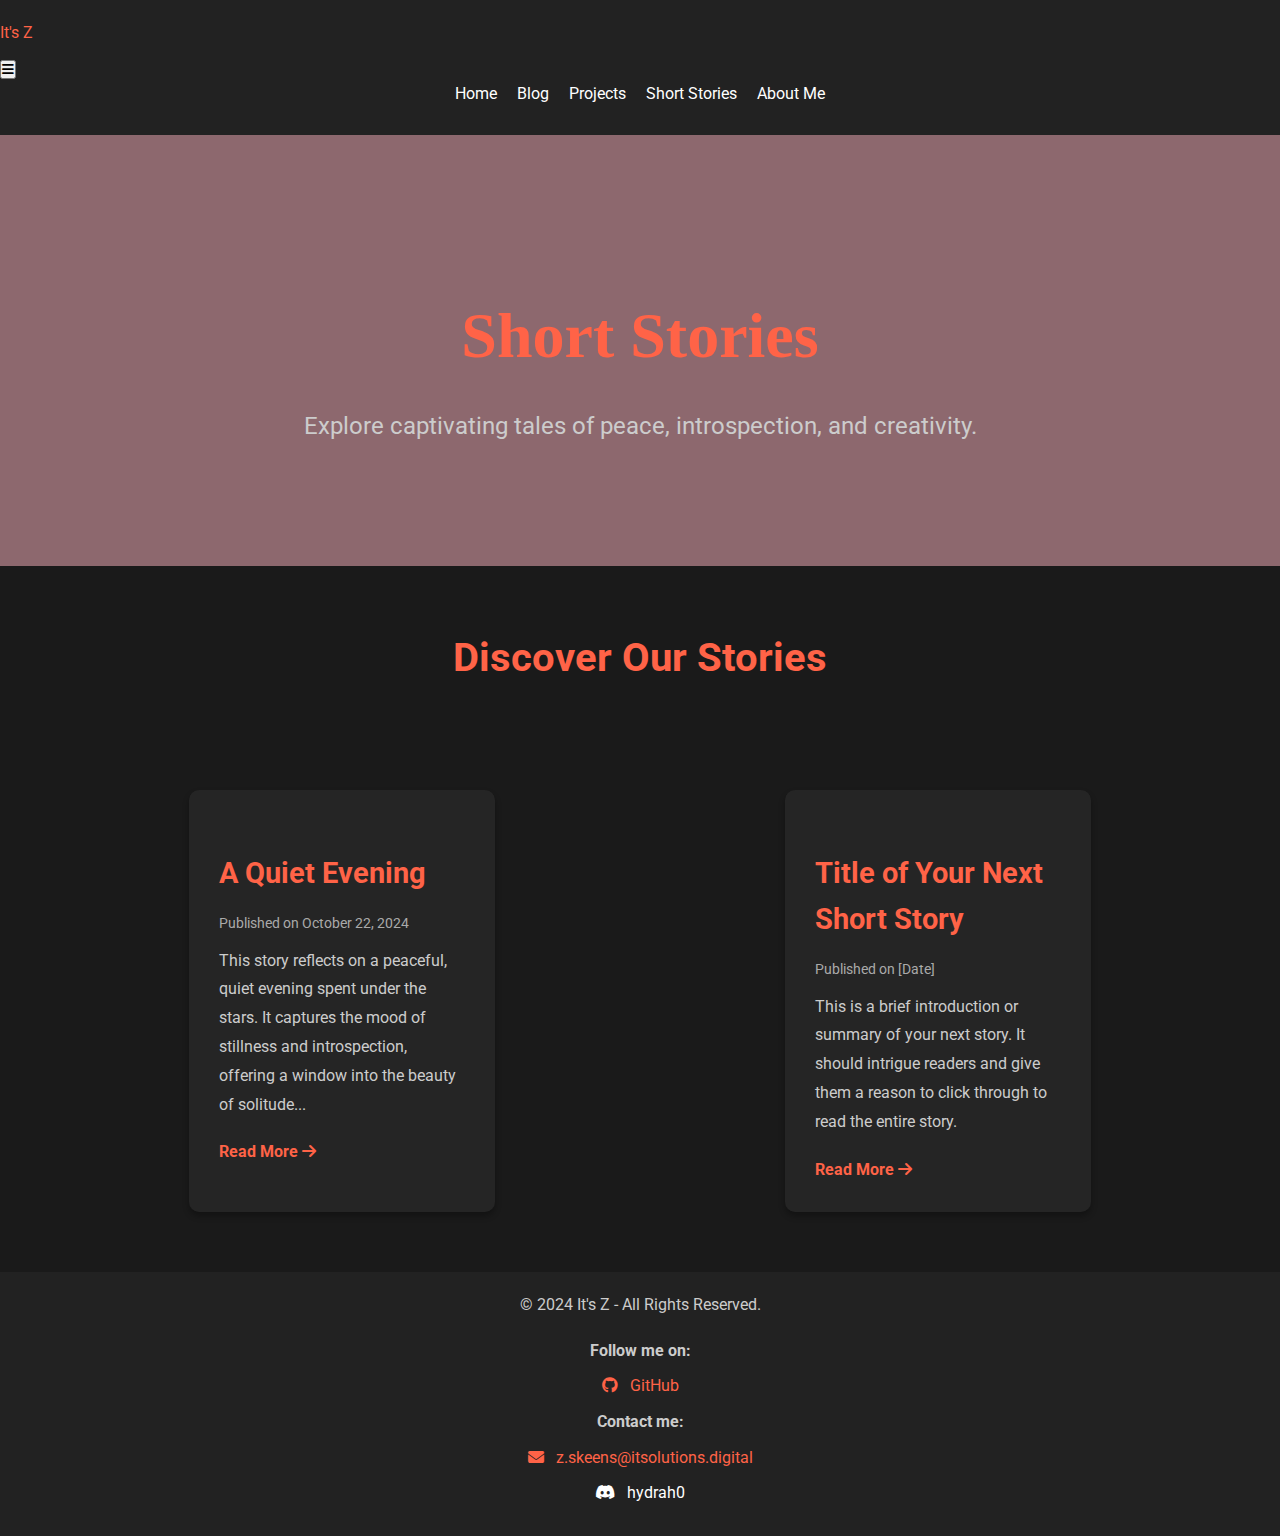
<file: short-stories/index.html>
<!DOCTYPE html>
<html lang="en">

<head>
    <!-- Basic Meta Tags -->
    <meta charset="UTF-8">
    <meta http-equiv="X-UA-Compatible" content="IE=edge"> <!-- Compatibility with IE -->
    <meta name="viewport" content="width=device-width, initial-scale=1.0">
    <title>Short Stories - It's Z</title>

    <!-- Main CSS file -->
    <link rel="stylesheet" href="/assets/style.css">

    <!-- Font Awesome for icons -->
    <link rel="stylesheet"
          href="https://cdnjs.cloudflare.com/ajax/libs/font-awesome/6.4.0/css/all.min.css"
          integrity="sha384-..." crossorigin="anonymous"> <!-- Update 'sha384-...' with the actual integrity hash -->

    <!-- Google Fonts -->
    <link href="https://fonts.googleapis.com/css2?family=Roboto:wght@400;700&display=swap" rel="stylesheet">

    <!-- Meta tags for SEO -->
    <meta name="description" content="Explore short stories written by It's Z. Dive into tales of peace, introspection, and creativity that will captivate your mind.">

    <!-- Open Graph meta tags -->
    <meta property="og:title" content="Short Stories - It's Z">
    <meta property="og:description" content="Explore short stories written by It's Z. Dive into tales of peace, introspection, and creativity that will captivate your mind.">
    <meta property="og:type" content="website">
</head>

<body>
    <!-- Header -->
    <div id="header-hero-placeholder">
        <noscript>
            <header>
                <h1>Short Stories - It's Z</h1>
                <nav>
                    <ul>
                        <li><a href="/">Home</a></li>
                        <li><a href="/blog/index.html">Blog</a></li>
                        <li><a href="/projects/index.html">Projects</a></li>
                        <li><a href="/short-stories/index.html">Short Stories</a></li>
                        <li><a href="/about/index.html">About Me</a></li>
                    </ul>
                </nav>
            </header>
        </noscript>
    </div>

    <!-- Script to load header dynamically -->
    <script>
        document.addEventListener('DOMContentLoaded', () => {
            // Function to load external HTML content
            function loadHTML(elementId, url) {
                fetch(url)
                    .then(response => {
                        if (!response.ok) {
                            throw new Error(`Failed to load ${url}`);
                        }
                        return response.text();
                    })
                    .then(data => {
                        document.getElementById(elementId).innerHTML = data;
                    })
                    .catch(error => {
                        console.error(`Error loading ${url}:`, error);
                    });
            }

            // Load header
            loadHTML('header-hero-placeholder', '/assets/header-hero.html');
        });
    </script>

    <!-- Main content -->
    <main>
        <!-- Hero Section -->
        <section class="hero">
            <div class="container">
                <h1>Short Stories</h1>
                <p>Explore captivating tales of peace, introspection, and creativity.</p>
            </div>
        </section>

        <!-- Short Stories Section -->
        <section class="container">
            <h2 class="section-title">Discover Our Stories</h2>
            <div class="content-section">
                <!-- Story Item 1 -->
                <article class="content-item">
                    <h3>A Quiet Evening</h3>
                    <p class="date">Published on October 22, 2024</p>
                    <p>This story reflects on a peaceful, quiet evening spent under the stars. It captures the mood of stillness and introspection, offering a window into the beauty of solitude...</p>
                    <a href="/short-stories/quiet-evening.html">Read More <i class="fas fa-arrow-right"></i></a>
                </article>

                <!-- Story Item 2 -->
                <article class="content-item">
                    <h3>Title of Your Next Short Story</h3>
                    <p class="date">Published on [Date]</p>
                    <p>This is a brief introduction or summary of your next story. It should intrigue readers and give them a reason to click through to read the entire story.</p>
                    <a href="/short-stories/your-next-story.html">Read More <i class="fas fa-arrow-right"></i></a>
                </article>
            </div>
        </section>
    </main>

    <!-- Footer Placeholder -->
    <div id="footer-placeholder"></div>

    <!-- Scripts -->
    <script>
        document.addEventListener('DOMContentLoaded', () => {
            // Function to load external HTML content
            function loadHTML(elementId, url) {
                fetch(url)
                    .then(response => {
                        if (!response.ok) {
                            throw new Error(`Failed to load ${url}`);
                        }
                        return response.text();
                    })
                    .then(data => {
                        document.getElementById(elementId).innerHTML = data;
                    })
                    .catch(error => {
                        console.error(`Error loading ${url}:`, error);
                    });
            }

            // Load footer
            loadHTML('footer-placeholder', '/assets/contact.html');
        });
    </script>
</body>

</html>
</file>
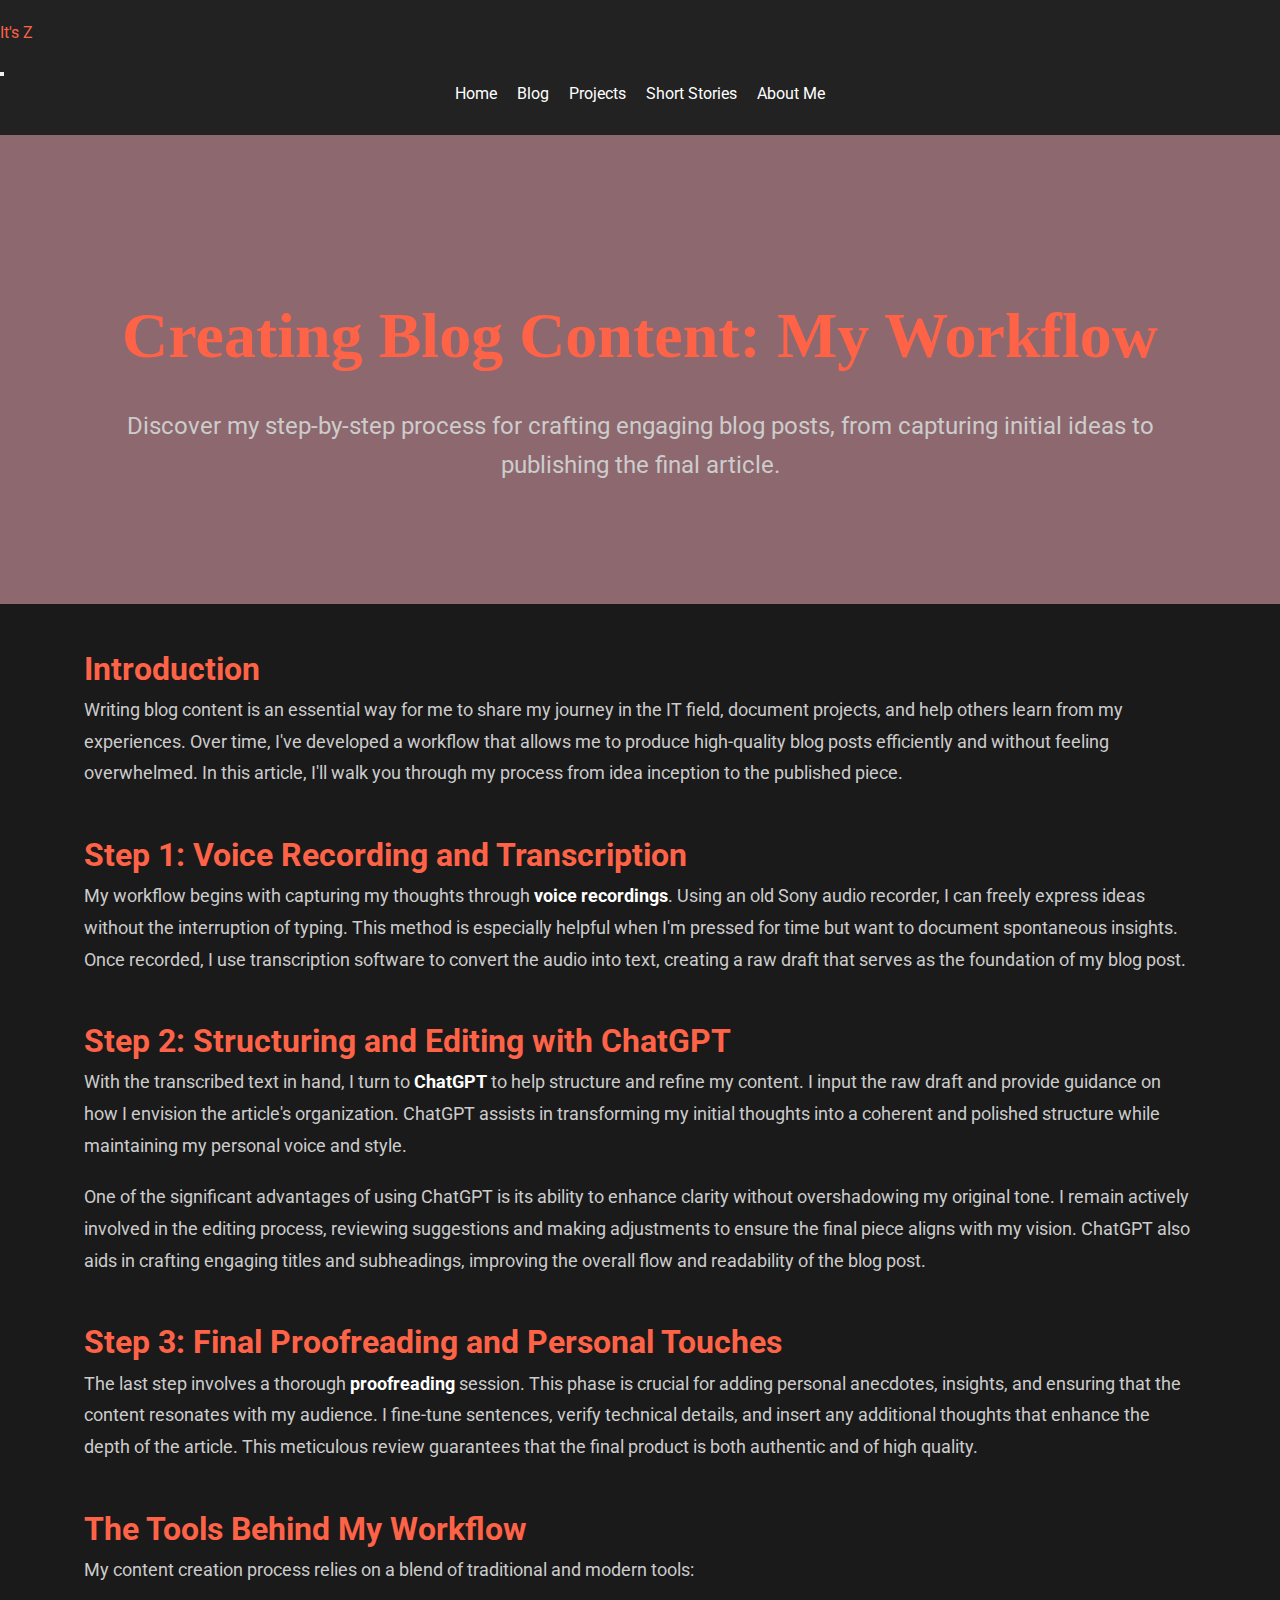
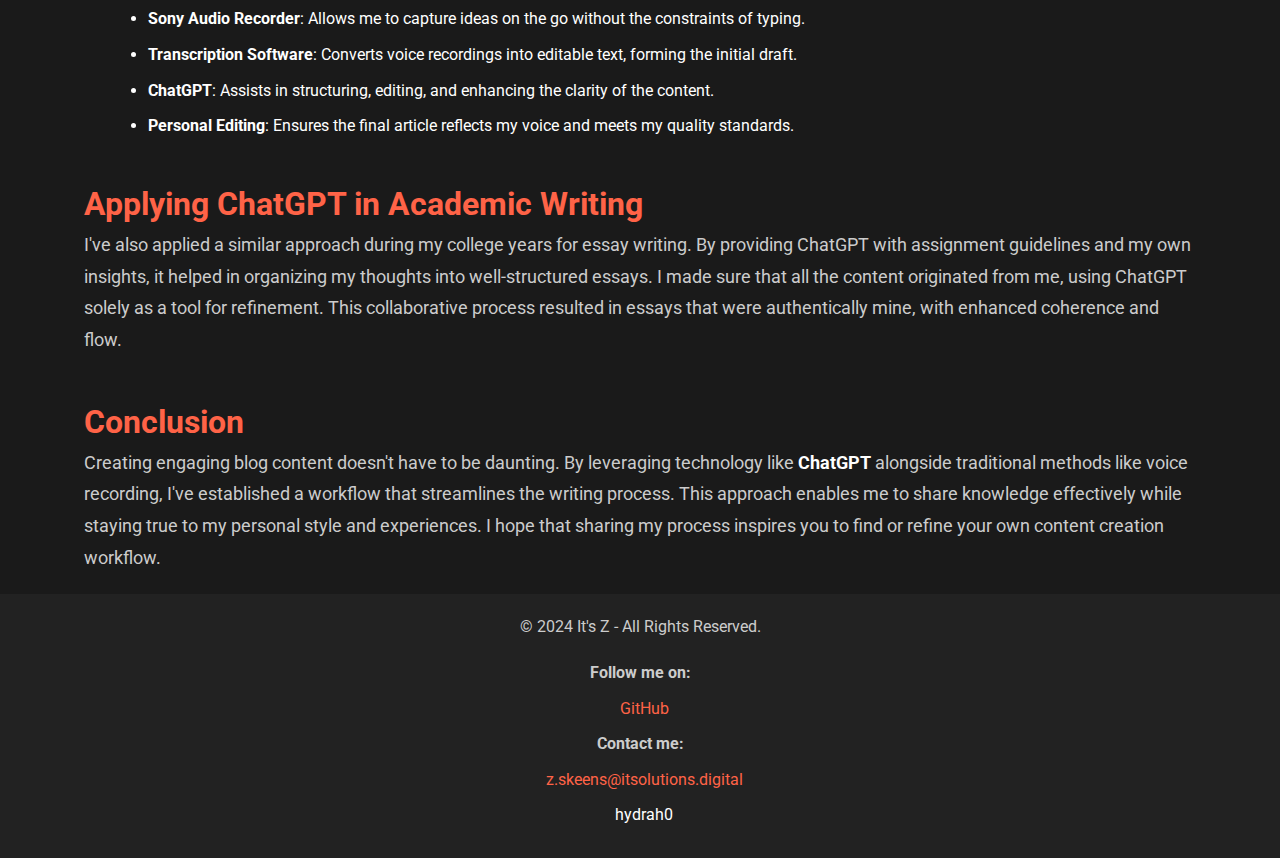
<file: blog/Blog-content.html>
<!DOCTYPE html>
<html lang="en">

<head>
    <!-- Basic Meta Tags -->
    <meta charset="UTF-8">
    <meta http-equiv="X-UA-Compatible" content="IE=edge">
    <meta name="viewport" content="width=device-width, initial-scale=1.0">
    <title>Creating Blog Content: My Workflow - It's Z</title>

    <!-- SEO Meta Tags -->
    <meta name="description" content="Discover my step-by-step workflow for creating engaging blog content, from initial ideas to the final published article.">

    <!-- Open Graph Meta Tags -->
    <meta property="og:title" content="Creating Blog Content: My Workflow - It's Z">
    <meta property="og:description" content="Discover my step-by-step workflow for creating engaging blog content, from initial ideas to the final published article.">
    <meta property="og:type" content="article">

    <!-- Main CSS File -->
    <link rel="stylesheet" href="/assets/style.css">

    <!-- Font Awesome for Icons -->
    <link rel="stylesheet"
          href="https://cdnjs.cloudflare.com/ajax/libs/font-awesome/6.4.0/css/all.min.css"
          integrity="sha512-pw8Q+ua0KtM9V+QvNHZ1Fh0v5BZNwH+cuwxG6XZXpH1Nn5q5KNt5Kg+l6H8ZX1t+OdcQmcd9zxQjJ1B/PGMk+A=="
          crossorigin="anonymous" referrerpolicy="no-referrer" />

    <!-- Google Fonts -->
    <link href="https://fonts.googleapis.com/css2?family=Roboto:wght@400;700&display=swap" rel="stylesheet">
</head>

<body>
    <!-- Header Placeholder -->
    <div id="header-hero-placeholder">
        <noscript>
            <header>
                <h1>Creating Blog Content: My Workflow</h1>
                <nav>
                    <ul>
                        <li><a href="/">Home</a></li>
                        <li><a href="/blog/index.html">Blog</a></li>
                        <li><a href="/projects/index.html">Projects</a></li>
                        <li><a href="/short-stories/index.html">Short Stories</a></li>
                        <li><a href="/about/index.html">About Me</a></li>
                    </ul>
                </nav>
            </header>
        </noscript>
    </div>

    <!-- Main Content -->
    <main>
        <!-- Hero Section -->
        <section class="hero">
            <div class="container">
                <h1>Creating Blog Content: My Workflow</h1>
                <p>Discover my step-by-step process for crafting engaging blog posts, from capturing initial ideas to publishing the final article.</p>
            </div>
        </section>

        <!-- Article Section -->
        <article class="container">
            <h2>Introduction</h2>
            <p>Writing blog content is an essential way for me to share my journey in the IT field, document projects, and help others learn from my experiences. Over time, I've developed a workflow that allows me to produce high-quality blog posts efficiently and without feeling overwhelmed. In this article, I'll walk you through my process from idea inception to the published piece.</p>

            <h2>Step 1: Voice Recording and Transcription</h2>
            <p>My workflow begins with capturing my thoughts through <strong>voice recordings</strong>. Using an old Sony audio recorder, I can freely express ideas without the interruption of typing. This method is especially helpful when I'm pressed for time but want to document spontaneous insights. Once recorded, I use transcription software to convert the audio into text, creating a raw draft that serves as the foundation of my blog post.</p>

            <h2>Step 2: Structuring and Editing with ChatGPT</h2>
            <p>With the transcribed text in hand, I turn to <strong>ChatGPT</strong> to help structure and refine my content. I input the raw draft and provide guidance on how I envision the article's organization. ChatGPT assists in transforming my initial thoughts into a coherent and polished structure while maintaining my personal voice and style.</p>

            <p>One of the significant advantages of using ChatGPT is its ability to enhance clarity without overshadowing my original tone. I remain actively involved in the editing process, reviewing suggestions and making adjustments to ensure the final piece aligns with my vision. ChatGPT also aids in crafting engaging titles and subheadings, improving the overall flow and readability of the blog post.</p>

            <h2>Step 3: Final Proofreading and Personal Touches</h2>
            <p>The last step involves a thorough <strong>proofreading</strong> session. This phase is crucial for adding personal anecdotes, insights, and ensuring that the content resonates with my audience. I fine-tune sentences, verify technical details, and insert any additional thoughts that enhance the depth of the article. This meticulous review guarantees that the final product is both authentic and of high quality.</p>

            <h2>The Tools Behind My Workflow</h2>
            <p>My content creation process relies on a blend of traditional and modern tools:</p>
            <ul>
                <li><strong>Sony Audio Recorder</strong>: Allows me to capture ideas on the go without the constraints of typing.</li>
                <li><strong>Transcription Software</strong>: Converts voice recordings into editable text, forming the initial draft.</li>
                <li><strong>ChatGPT</strong>: Assists in structuring, editing, and enhancing the clarity of the content.</li>
                <li><strong>Personal Editing</strong>: Ensures the final article reflects my voice and meets my quality standards.</li>
            </ul>

            <h2>Applying ChatGPT in Academic Writing</h2>
            <p>I've also applied a similar approach during my college years for essay writing. By providing ChatGPT with assignment guidelines and my own insights, it helped in organizing my thoughts into well-structured essays. I made sure that all the content originated from me, using ChatGPT solely as a tool for refinement. This collaborative process resulted in essays that were authentically mine, with enhanced coherence and flow.</p>

            <h2>Conclusion</h2>
            <p>Creating engaging blog content doesn't have to be daunting. By leveraging technology like <strong>ChatGPT</strong> alongside traditional methods like voice recording, I've established a workflow that streamlines the writing process. This approach enables me to share knowledge effectively while staying true to my personal style and experiences. I hope that sharing my process inspires you to find or refine your own content creation workflow.</p>
        </article>
    </main>

    <!-- Footer Placeholder -->
    <div id="footer-placeholder"></div>

    <!-- Combined Script to Load Header and Footer Dynamically -->
    <script>
        document.addEventListener('DOMContentLoaded', () => {
            function loadHTML(elementId, url) {
                fetch(url)
                    .then(response => {
                        if (!response.ok) {
                            throw new Error(`Failed to load ${url}`);
                        }
                        return response.text();
                    })
                    .then(data => {
                        document.getElementById(elementId).innerHTML = data;
                    })
                    .catch(error => {
                        console.error(`Error loading ${url}:`, error);
                    });
            }

            // Load header
            loadHTML('header-hero-placeholder', '/assets/header-hero.html');

            // Load footer
            loadHTML('footer-placeholder', '/assets/contact.html');
        });
    </script>
</body>

</html>
</file>
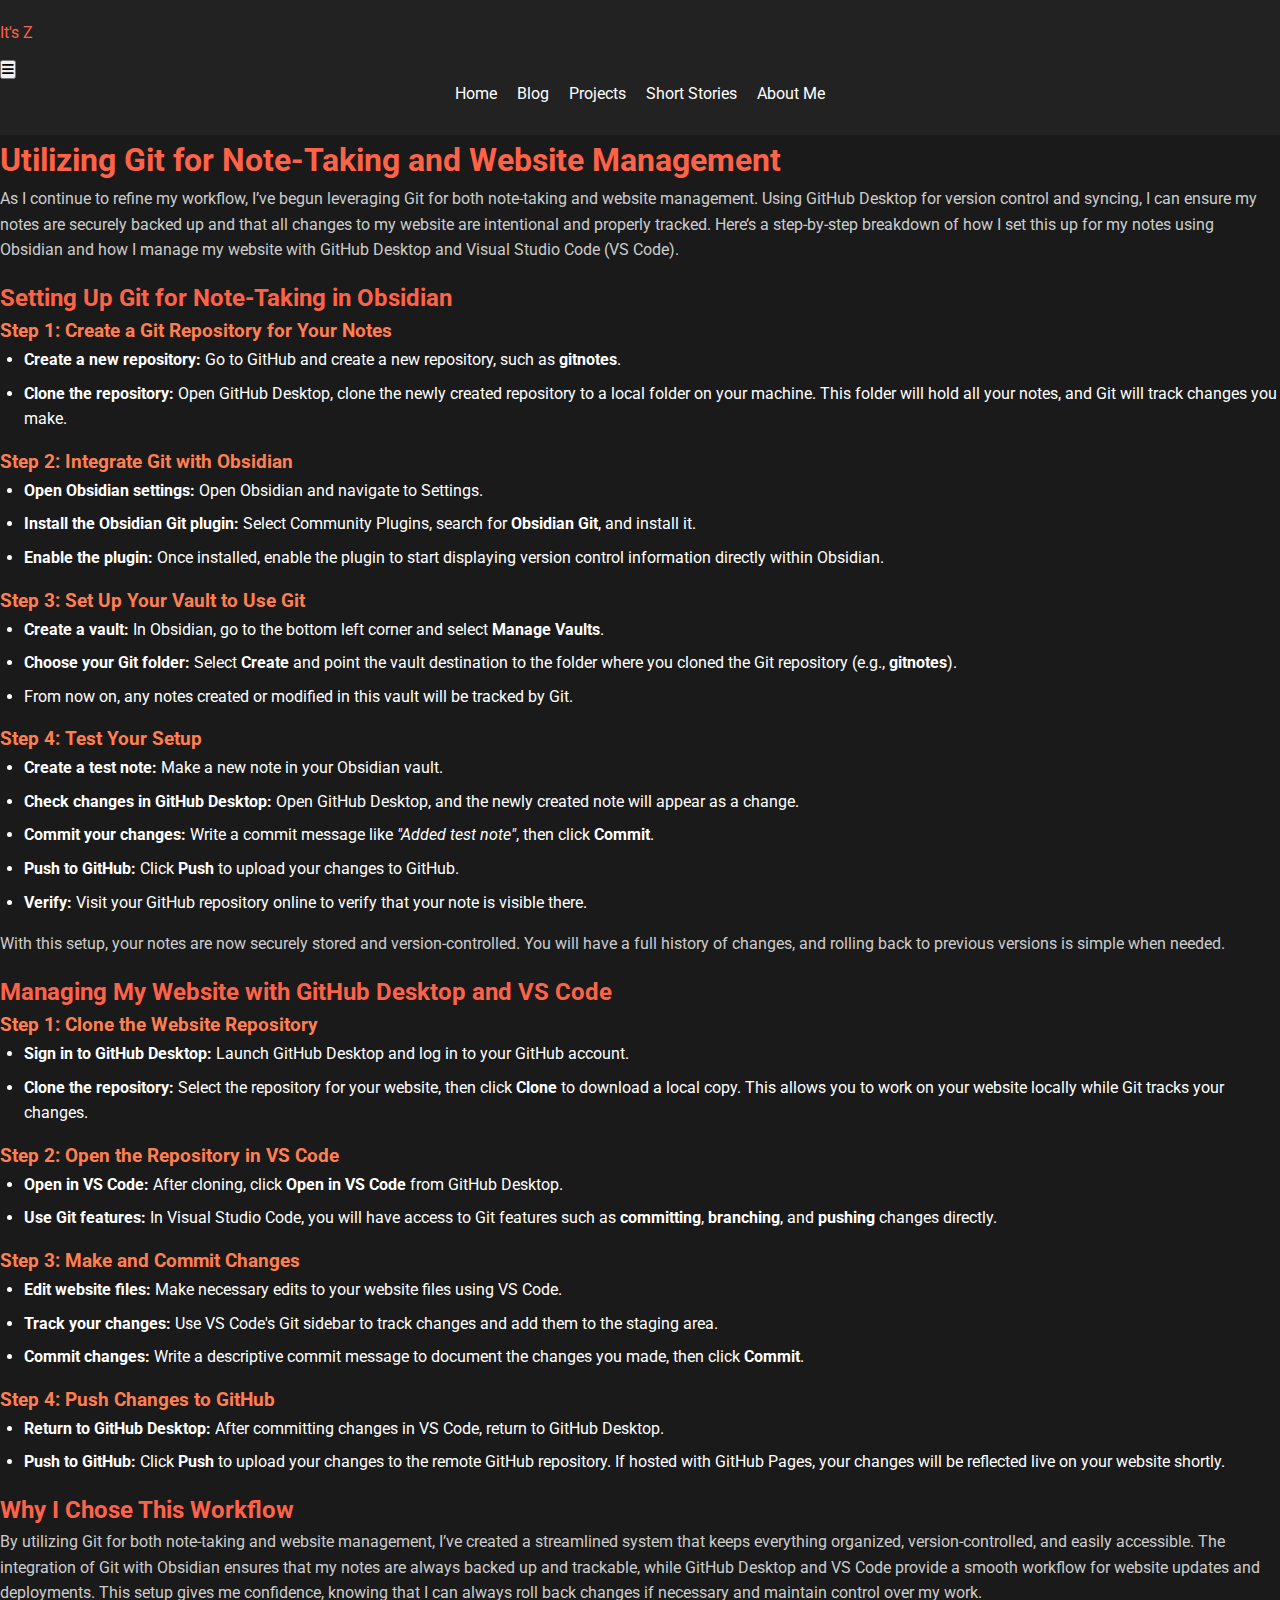
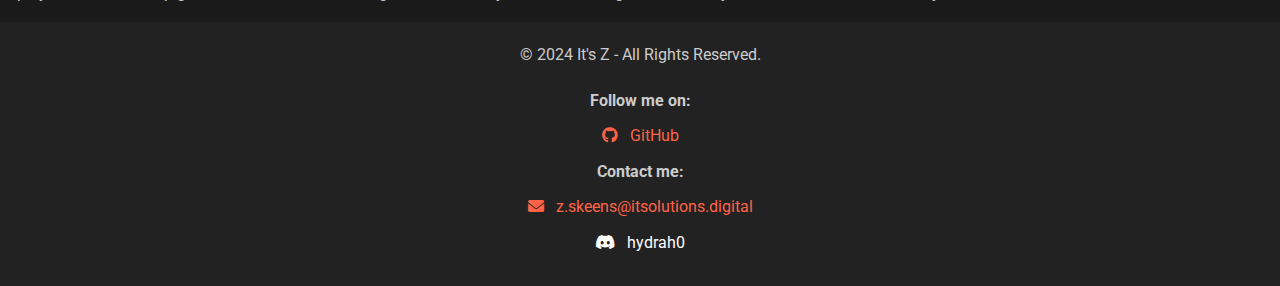
<file: projects/utalizing-git.html>
<!DOCTYPE html>
<html lang="en">

<head>
    <meta charset="UTF-8">
    <meta name="viewport" content="width=device-width, initial-scale=1.0">
    <meta name="description" content="Utilizing Git for Note-Taking and Website Management - A guide by It's Z on how to streamline note-taking and web development using Git.">
    <title>Utilizing Git for Note-Taking and Website Management - It's Z</title>
    <link rel="stylesheet" href="/assets/style.css"> <!-- Link to your main CSS file for consistent styling -->
    <link rel="stylesheet" href="https://cdnjs.cloudflare.com/ajax/libs/font-awesome/6.0.0-beta3/css/all.min.css"> <!-- Font Awesome for icons -->
    <link href="https://fonts.googleapis.com/css2?family=Roboto:wght@400;700&display=swap" rel="stylesheet"> <!-- Google Fonts -->
    <meta property="og:title" content="Utilizing Git for Note-Taking and Website Management - It's Z">
    <meta property="og:description" content="A guide on how to streamline note-taking and web development using Git.">
    <meta property="og:type" content="website">
</head>

<body>
    <div id="header-hero-placeholder"></div>
    <script>
        // Load header and hero section dynamically from a shared file
        fetch('/assets/header-hero.html')
            .then(response => response.text())
            .then(data => {
                document.getElementById('header-hero-placeholder').innerHTML = data;
            })
            .catch(error => {
                console.error('Error loading header and hero section:', error);
            });
    </script>

    <section class="project-container">
        <h1>Utilizing Git for Note-Taking and Website Management</h1>
        <p>As I continue to refine my workflow, I’ve begun leveraging Git for both note-taking and website management. Using GitHub Desktop for version control and syncing, I can ensure my notes are securely backed up and that all changes to my website are intentional and properly tracked. Here’s a step-by-step breakdown of how I set this up for my notes using Obsidian and how I manage my website with GitHub Desktop and Visual Studio Code (VS Code).</p>
        
        <h2>Setting Up Git for Note-Taking in Obsidian</h2>
        <h3>Step 1: Create a Git Repository for Your Notes</h3>
        <ul>
            <li><strong>Create a new repository:</strong> Go to GitHub and create a new repository, such as <strong>gitnotes</strong>.</li>
            <li><strong>Clone the repository:</strong> Open GitHub Desktop, clone the newly created repository to a local folder on your machine. This folder will hold all your notes, and Git will track changes you make.</li>
        </ul>
        
        <h3>Step 2: Integrate Git with Obsidian</h3>
        <ul>
            <li><strong>Open Obsidian settings:</strong> Open Obsidian and navigate to Settings.</li>
            <li><strong>Install the Obsidian Git plugin:</strong> Select Community Plugins, search for <strong>Obsidian Git</strong>, and install it.</li>
            <li><strong>Enable the plugin:</strong> Once installed, enable the plugin to start displaying version control information directly within Obsidian.</li>
        </ul>
        
        <h3>Step 3: Set Up Your Vault to Use Git</h3>
        <ul>
            <li><strong>Create a vault:</strong> In Obsidian, go to the bottom left corner and select <strong>Manage Vaults</strong>.</li>
            <li><strong>Choose your Git folder:</strong> Select <strong>Create</strong> and point the vault destination to the folder where you cloned the Git repository (e.g., <strong>gitnotes</strong>).</li>
            <li>From now on, any notes created or modified in this vault will be tracked by Git.</li>
        </ul>
        
        <h3>Step 4: Test Your Setup</h3>
        <ul>
            <li><strong>Create a test note:</strong> Make a new note in your Obsidian vault.</li>
            <li><strong>Check changes in GitHub Desktop:</strong> Open GitHub Desktop, and the newly created note will appear as a change.</li>
            <li><strong>Commit your changes:</strong> Write a commit message like <em>"Added test note"</em>, then click <strong>Commit</strong>.</li>
            <li><strong>Push to GitHub:</strong> Click <strong>Push</strong> to upload your changes to GitHub.</li>
            <li><strong>Verify:</strong> Visit your GitHub repository online to verify that your note is visible there.</li>
        </ul>
        
        <p>With this setup, your notes are now securely stored and version-controlled. You will have a full history of changes, and rolling back to previous versions is simple when needed.</p>
        
        <h2>Managing My Website with GitHub Desktop and VS Code</h2>
        
        <h3>Step 1: Clone the Website Repository</h3>
        <ul>
            <li><strong>Sign in to GitHub Desktop:</strong> Launch GitHub Desktop and log in to your GitHub account.</li>
            <li><strong>Clone the repository:</strong> Select the repository for your website, then click <strong>Clone</strong> to download a local copy. This allows you to work on your website locally while Git tracks your changes.</li>
        </ul>
        
        <h3>Step 2: Open the Repository in VS Code</h3>
        <ul>
            <li><strong>Open in VS Code:</strong> After cloning, click <strong>Open in VS Code</strong> from GitHub Desktop.</li>
            <li><strong>Use Git features:</strong> In Visual Studio Code, you will have access to Git features such as <strong>committing</strong>, <strong>branching</strong>, and <strong>pushing</strong> changes directly.</li>
        </ul>
        
        <h3>Step 3: Make and Commit Changes</h3>
        <ul>
            <li><strong>Edit website files:</strong> Make necessary edits to your website files using VS Code.</li>
            <li><strong>Track your changes:</strong> Use VS Code's Git sidebar to track changes and add them to the staging area.</li>
            <li><strong>Commit changes:</strong> Write a descriptive commit message to document the changes you made, then click <strong>Commit</strong>.</li>
        </ul>
        
        <h3>Step 4: Push Changes to GitHub</h3>
        <ul>
            <li><strong>Return to GitHub Desktop:</strong> After committing changes in VS Code, return to GitHub Desktop.</li>
            <li><strong>Push to GitHub:</strong> Click <strong>Push</strong> to upload your changes to the remote GitHub repository. If hosted with GitHub Pages, your changes will be reflected live on your website shortly.</li>
        </ul>
        
        <h2>Why I Chose This Workflow</h2>
        <p>By utilizing Git for both note-taking and website management, I’ve created a streamlined system that keeps everything organized, version-controlled, and easily accessible. The integration of Git with Obsidian ensures that my notes are always backed up and trackable, while GitHub Desktop and VS Code provide a smooth workflow for website updates and deployments. This setup gives me confidence, knowing that I can always roll back changes if necessary and maintain control over my work.</p>
    </section>

    <!-- Footer Section Included Dynamically -->
    <div id="footer-placeholder"></div>
    <script>
        // Load footer dynamically from contact.html
        fetch('/assets/contact.html')
            .then(response => response.text())
            .then(data => {
                document.getElementById('footer-placeholder').innerHTML = data;
            })
            .catch(error => {
                console.error('Error loading footer:', error);
                // Fallback for users without JavaScript
                document.getElementById('footer-placeholder').innerHTML = '<footer><p>Contact information: contact@example.com</p></footer>';
            });
    </script>
</body>

</html>
</file>
<file: assets/style.css>
/* =====================================================
   CSS Stylesheet for It's Z Website
   ===================================================== */

/* =======================
   1. Root Variables
   ======================= */
   :root {
    /* Color Palette */
    --primary-color: #ff6347; /* Tomato */
    --secondary-color: #ff4500; /* OrangeRed */
    --accent-color: #ff7f50; /* Coral */
    --background-color: #1a1a1a; /* Dark Background */
    --text-color: #ffffff; /* White Text */
    --secondary-text-color: #cccccc; /* Light Gray Text */
    --light-pink: #fff5f7; /* Light Pink for About Section */
    --hobby-background: #ffe4e1; /* Misty Rose for Hobbies */
    --card-background: rgba(255, 255, 255, 0.05); /* Semi-transparent Card Background */

    /* Font Families */
    --font-primary: 'Roboto', sans-serif;
    --font-secondary: 'Pacifico', cursive;

    /* Spacing */
    --container-width: 90%;
    --max-container-width: 1200px;
    --section-padding: 60px 20px;
    --hero-padding: 150px 20px 100px;

    /* Transitions */
    --transition-speed: 0.3s;

    /* Shadows */
    --box-shadow: 0 4px 6px rgba(0, 0, 0, 0.3);
    --hover-shadow: 0 8px 16px rgba(0, 0, 0, 0.6);
}

/* =======================
   2. Global Styles
   ======================= */

/* Box Sizing and Reset */
*,
*::before,
*::after {
    box-sizing: border-box;
    margin: 0;
    padding: 0;
}

/* Body Styling */
body {
    font-family: var(--font-primary);
    background-color: var(--background-color);
    color: var(--text-color);
    line-height: 1.6;
    font-size: 16px;
}

/* Link Styling */
a {
    color: var(--primary-color);
    text-decoration: none;
    transition: color var(--transition-speed) ease;
}

a:hover {
    color: var(--secondary-color);
}

/* Typography */
h1, h2, h3, h4, h5, h6 {
    font-weight: 700;
    margin-top: 0;
}

h1, h2 {
    color: var(--primary-color);
}

h3 {
    color: var(--accent-color);
}

p {
    margin-bottom: 1rem;
    color: var(--secondary-text-color);
}

ul, ol {
    margin: 0 0 1rem 1.5rem;
    padding: 0;
}

li {
    margin-bottom: 0.5rem;
}

strong {
    color: var(--text-color);
}

/* Container */
.container {
    width: var(--container-width);
    max-width: var(--max-container-width);
    margin: 0 auto;
}

/* Section Titles */
.section-title {
    font-size: 2.5rem;
    margin-top: 60px;
    text-align: center;
    color: var(--primary-color);
}

/* =======================
   3. Header Styles
   ======================= */
header {
    background-color: #222;
    padding: 20px 0;
}

header h1 {
    margin: 0;
    font-size: 2rem;
    color: var(--text-color);
}

nav {
    margin-top: 10px;
}

nav ul {
    list-style: none;
    padding: 0;
    margin: 0;
    display: flex;
    gap: 20px;
    flex-wrap: wrap;
    justify-content: center;
}

nav ul li a {
    color: var(--text-color);
    text-decoration: none;
    transition: color var(--transition-speed) ease;
}

nav ul li a:hover {
    color: var(--primary-color);
}

/* =======================
   4. Hero Section
   ======================= */
.hero {
    background-size: cover;
    background-position: center;
    position: relative;
    color: var(--text-color);
    text-align: center;
    padding: var(--hero-padding);
}

.hero::after {
    content: '';
    position: absolute;
    top: 0;
    left: 0;
    right: 0;
    bottom: 0;
    background: rgba(255, 182, 193, 0.5); /* Light pink overlay */
}

.hero .container {
    position: relative;
    z-index: 1;
}

.hero h1 {
    font-family: var(--font-secondary);
    font-size: 4rem;
    margin-bottom: 20px;
}

.hero p {
    font-size: 1.5rem;
    margin-bottom: 20px;
}

.hero .btn {
    display: inline-block;
    padding: 15px 30px;
    font-size: 1rem;
    background-color: var(--primary-color);
    color: var(--text-color);
    text-decoration: none;
    border: none;
    border-radius: 25px;
    transition: background-color var(--transition-speed) ease;
    cursor: pointer;
}

.hero .btn:hover {
    background-color: var(--secondary-color);
}

/* =======================
   5. Profile Picture
   ======================= */
.profile-picture {
    width: 200px;
    height: 200px;
    border-radius: 50%;
    border: 5px solid var(--text-color);
    object-fit: cover;
    margin-top: -100px;
    background-color: var(--text-color);
}

/* =======================
   6. Buttons
   ======================= */
.btn {
    display: inline-block;
    padding: 15px 30px;
    font-size: 1rem;
    background-color: var(--primary-color);
    color: var(--text-color);
    text-decoration: none;
    border: none;
    border-radius: 25px;
    transition: background-color var(--transition-speed) ease;
    cursor: pointer;
}

.btn:hover {
    background-color: var(--secondary-color);
}

/* =======================
   7. Content Sections
   ======================= */
.content-section {
    display: flex;
    flex-wrap: wrap;
    gap: 40px;
    justify-content: center;
    margin-top: 40px;
}

.content-item {
    background: var(--card-background);
    padding: 30px;
    flex: 1 1 calc(30% - 40px);
    max-width: calc(30% - 40px);
    text-align: left;
    border-radius: 10px;
    box-shadow: var(--box-shadow);
    transition: transform var(--transition-speed) ease, box-shadow var(--transition-speed) ease;
}

.content-item:hover {
    transform: translateY(-10px);
    box-shadow: var(--hover-shadow);
}

.content-item img {
    width: 100%;
    height: auto;
    border-radius: 8px;
    margin-bottom: 15px;
}

.content-item h3 {
    margin-bottom: 15px;
    font-size: 1.8rem;
    color: var(--primary-color);
}

.content-item .date {
    font-size: 0.9rem;
    color: #aaa;
    margin-bottom: 10px;
}

.content-item p {
    font-size: 1rem;
    margin-bottom: 20px;
    color: var(--secondary-text-color);
}

.content-item a {
    color: var(--primary-color);
    text-decoration: none;
    font-weight: bold;
    transition: color var(--transition-speed) ease;
}

.content-item a:hover {
    color: var(--secondary-color);
}

.read-more-btn {
    color: var(--primary-color);
    text-decoration: none;
    font-weight: bold;
    transition: color var(--transition-speed) ease;
}

.read-more-btn:hover {
    color: var(--secondary-color);
}

/* Responsive Layout for Content Items */
@media (max-width: 1024px) {
    .content-item {
        flex: 1 1 calc(45% - 40px);
        max-width: calc(45% - 40px);
    }
}

@media (max-width: 768px) {
    .content-item {
        flex: 1 1 100%;
        max-width: 100%;
    }
}

/* =======================
   8. Article Styling
   ======================= */
article {
    margin: 60px auto;
    max-width: 800px;
    padding: 0 20px;
}

article h2 {
    font-size: 2rem;
    margin-top: 40px;
    color: var(--primary-color);
}

article h3 {
    font-size: 1.5rem;
    margin-top: 30px;
    color: var(--accent-color);
}

article p {
    font-size: 1.1rem;
    line-height: 1.8;
    margin-bottom: 20px;
    color: var(--secondary-text-color);
}

article ul, article ol {
    padding-left: 40px;
    margin-bottom: 20px;
}

article li {
    margin-bottom: 10px;
}

article a {
    color: var(--primary-color);
    text-decoration: none;
    transition: color var(--transition-speed) ease;
}

article a:hover {
    color: var(--secondary-color);
}

/* =======================
   9. About Section
   ======================= */
.about-container {
    margin-top: -50px;
    background-color: var(--light-pink);
    padding: 60px 20px;
    border-radius: 20px;
    color: #333;
}

.about-container h2 {
    font-family: var(--font-secondary);
    color: var(--primary-color);
    font-size: 2.5rem;
    margin-bottom: 30px;
    text-align: center;
}

.about-container p {
    font-size: 1.1rem;
    line-height: 1.8;
    margin-bottom: 20px;
    color: #555;
}

.about-container i {
    color: var(--primary-color);
}

/* Hobbies Section */
.hobbies {
    display: flex;
    flex-wrap: wrap;
    gap: 30px;
    justify-content: center;
    margin-top: 40px;
}

.hobby-item {
    background-color: var(--hobby-background);
    border-radius: 15px;
    padding: 20px;
    width: calc(50% - 30px);
    text-align: center;
    box-shadow: 0 5px 15px rgba(0,0,0,0.1);
    transition: transform var(--transition-speed) ease;
}

.hobby-item:hover {
    transform: translateY(-10px);
}

.hobby-item i {
    font-size: 2.5rem;
    color: var(--primary-color);
    margin-bottom: 15px;
}

.hobby-item h3 {
    font-size: 1.5rem;
    color: var(--secondary-color);
    margin-bottom: 10px;
}

.hobby-item p {
    font-size: 1rem;
    color: #555;
}

/* Responsive Layout for Hobby Items */
@media (max-width: 768px) {
    .hobby-item {
        width: 100%;
    }
}

/* =======================
   10. Centered Content
   ======================= */
.center {
    text-align: center;
    margin-top: 20px;
}

/* =======================
    11. Footer Styles
    ======================= */
footer {
    background-color: #222;
    color: var(--text-color);
    padding: 20px 0;
    text-align: center;
}

footer p {
    margin: 0;
}

footer .contact-info {
    margin-top: 20px;
}

footer .contact-info p {
    margin-bottom: 10px;
    font-weight: bold;
}

footer .contact-info ul {
    list-style: none;
    padding: 0;
    margin: 0;
}

footer .contact-info ul li {
    margin-bottom: 10px;
}

footer .contact-info a {
    color: var(--primary-color);
    text-decoration: none;
    transition: color var(--transition-speed) ease;
}

footer .contact-info a:hover {
    color: var(--secondary-color);
}

footer i {
    margin-right: 8px;
}

/* =======================
    12. Scroll Behavior
    ======================= */
html {
    scroll-behavior: smooth;
}
</file>
